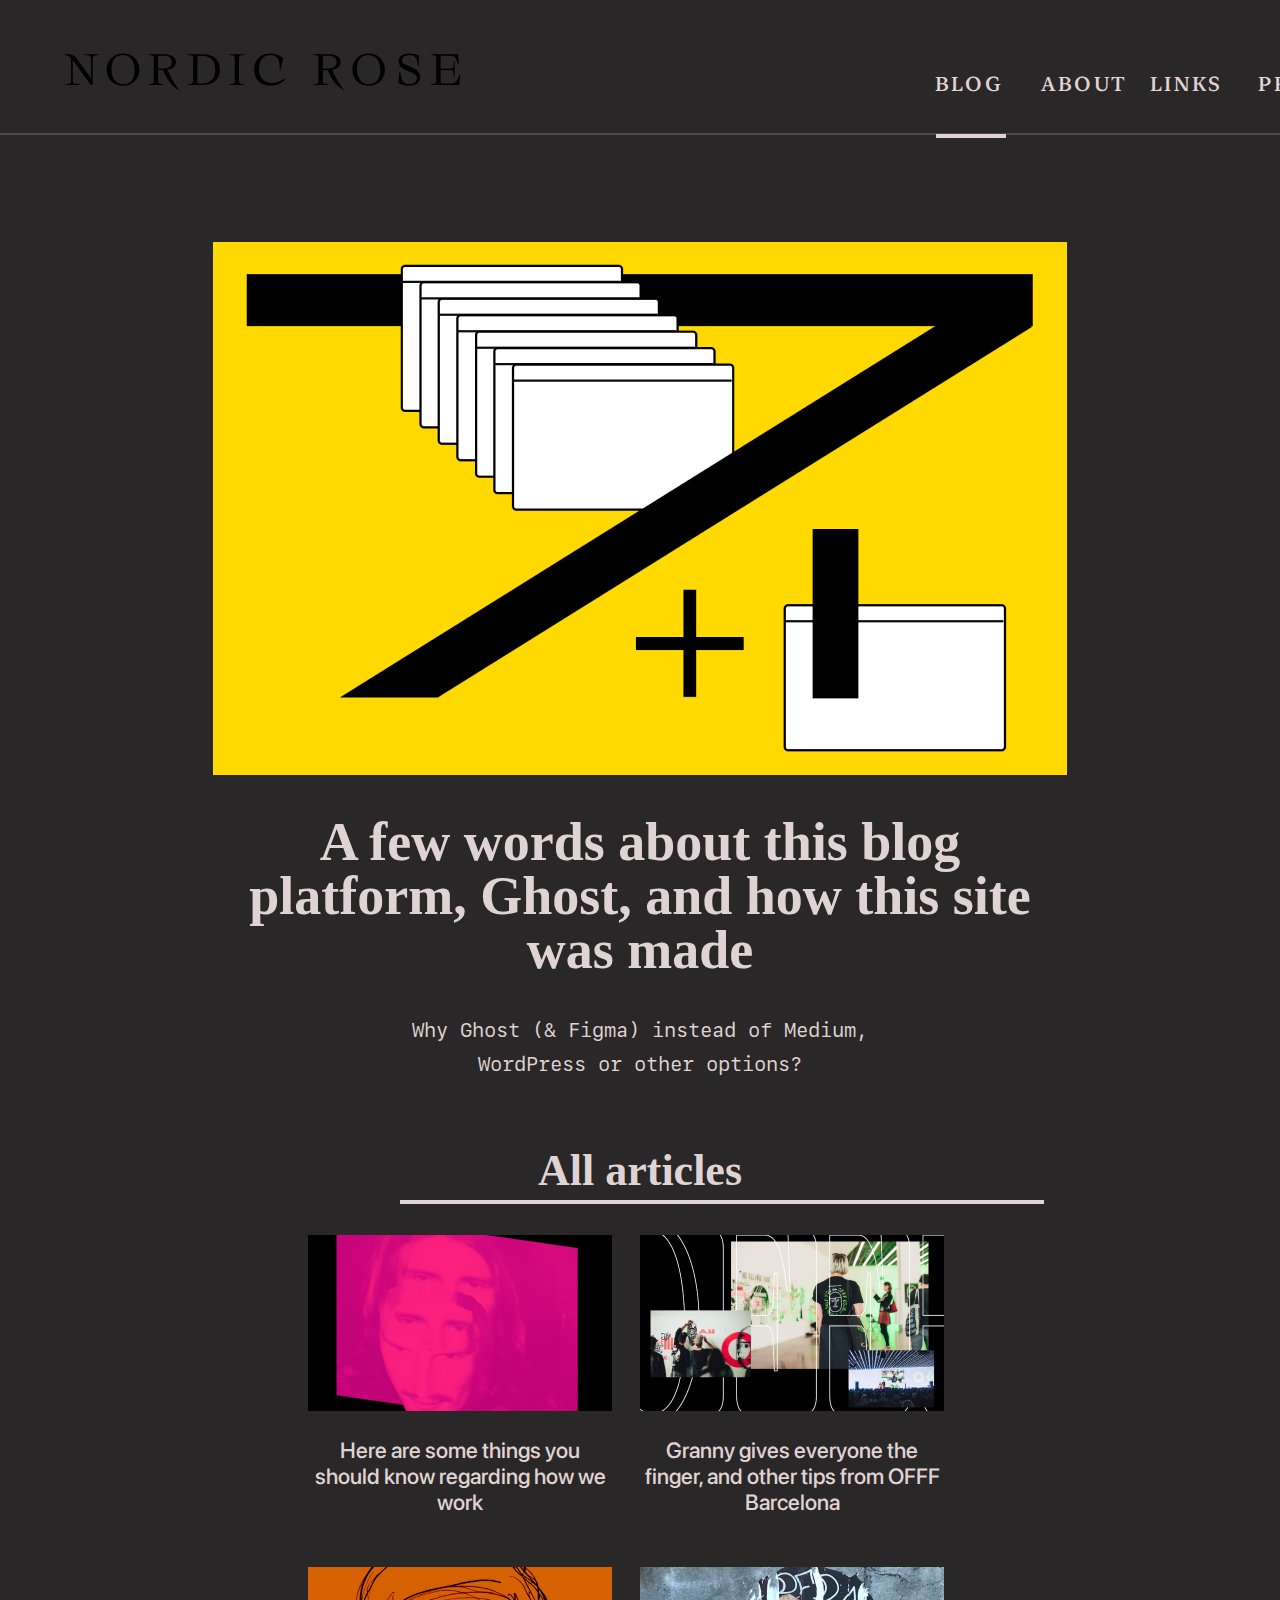
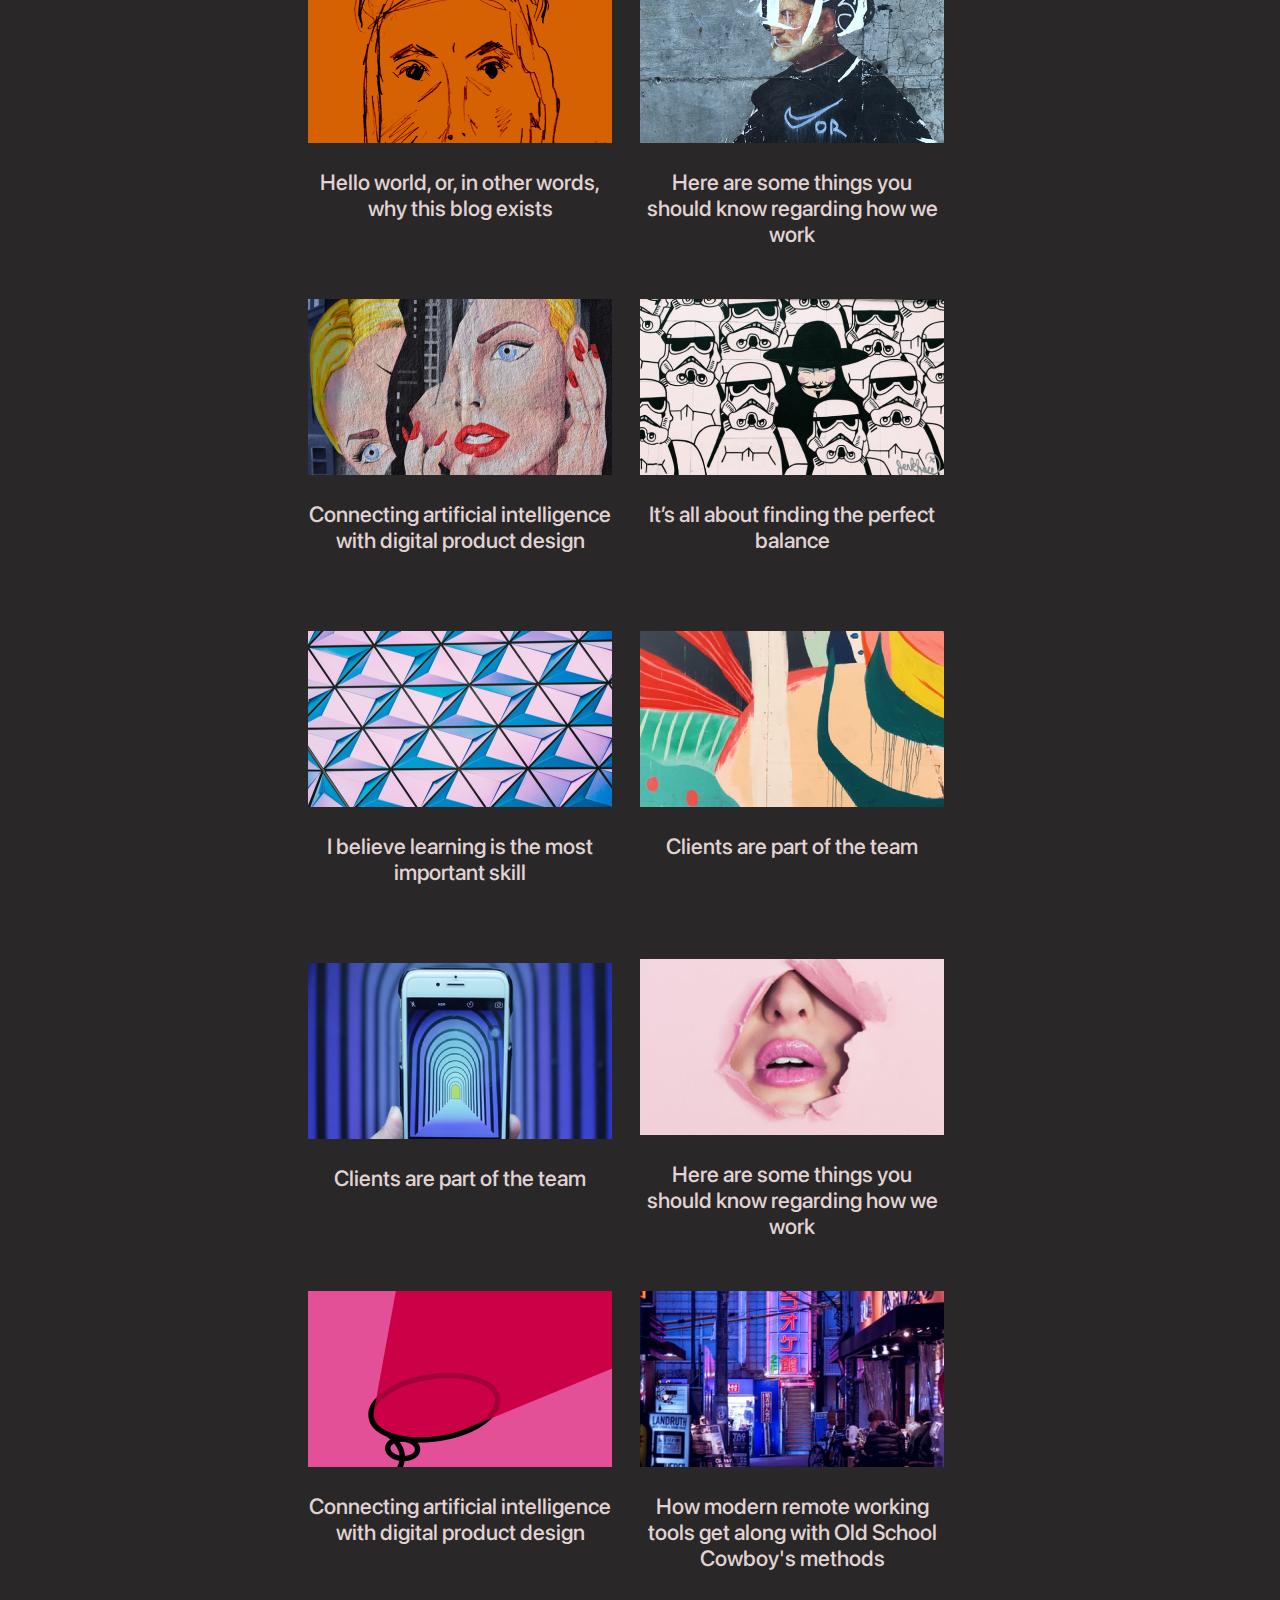
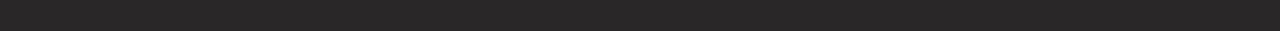
<file: dark_index.html>
<!DOCTYPE html>
<html>
<head>
  <meta charset="UTF-8">
  <title>Website</title>
  <link rel="stylesheet" type="text/css" href="css/main.css">
  <link rel="stylesheet" type="text/css" href="css/dark.css">
</head>
<body>
  <header class ="header">
    <div class="rectangle"></div>
    <div class="container">
      <span class="logo"><img src="images/NORDIC_ROSE.png" alt="Nording rose"></span>
      <div class="menu">
        <div class ="menu_item">
          Blog
        </div>
        <div class ="menu_item">
          About
        </div>
        <div class ="menu_item">
          Links
        </div>
        <div class ="menu_item">
          Projects
        </div>
      </div>
      <div class="line"></div>
    </div>
  </header>
  <div class="intro">
    <div class="intro_container">
      <div class="main_picture"><img src="images/image1.png" alt="Picture"></div>
      <h1 class="intro_title">
        A few words about this blog platform, Ghost, and how this site was made
      </h1>
      <h3 class="intro_subtitle">
        Why Ghost (& Figma) instead of Medium,<br> WordPress or other options?
      </h3>
    </div>
    <div class="line"></div>
  </div>
  <div class="articles">
    <h1 class="articles_title">
      All articles
    </h1>
    <div class="articles_inner">
      <div class="articles_column">
        <article class="articles_item">
          <div class="articles_image"><img src="images/image2.png" alt="Picture"></div>
          <p class="articles_text">
            Here are some things you should know regarding how we work 
          </p>
        </article>
        <article class="articles_item">
          <div class="articles_image"><img src="images/image4.png" alt="Picture"></div>
          <p class="articles_text">
            Hello world, or, in other words, why this blog exists
          </p>
        </article>
        <article class="articles_item">
          <div class="articles_image"><img src="images/image6.png" alt="Picture"></div>
          <p class="articles_text">
            Connecting artificial intelligence with digital product design
          </p>
        </article>
        <article class="articles_item">
          <div class="articles_image"><img src="images/image8.png" alt="Picture"></div>
          <p class="articles_text">
            I believe learning is the most important skill
          </p>
        </article>
        <article class="articles_item">
          <div class="articles_image"><img src="images/image11.png" alt="Picture"></div>
          <p class="articles_text">
            Clients are part of the team
          </p>
        </article>
        <article class="articles_item">
          <div class="articles_image"><img src="images/image12.png" alt="Picture"></div>
          <p class="articles_text">
            Connecting artificial intelligence with digital product design
          </p>
        </article>
      </div>
      <div class="articles_column">
        <article class="articles_item">
          <div class="articles_image"><img src="images/image3.png" alt="Picture"></div>
          <p class="articles_text">
            Granny gives everyone the finger, and other tips from OFFF Barcelona
          </p>
        </article>
        <article class="articles_item">
          <div class="articles_image"><img src="images/image5.png" alt="Picture"></div>
          <p class="articles_text">
            Here are some things you should know regarding how we work
          </p>
        </article>
        <article class="articles_item">
          <div class="articles_image"><img src="images/image7.png" alt="Picture"></div>
          <p class="articles_text">
            It’s all about finding the perfect balance
          </p>
        </article>
        <article class="articles_item">
          <div class="articles_image"><img src="images/image9.png" alt="Picture"></div>
          <p class="articles_text">
            Clients are part of the team
          </p>
        </article>
        <article class="articles_item">
          <div class="articles_image"><img src="images/image10.png" alt="Picture"></div>
          <p class="articles_text">
            Here are some things you should know regarding how we work
          </p>
        </article>
        <article class="articles_item">
          <div class="articles_image"><img src="images/image13.png" alt="Picture"></div>
          <p class="articles_text">
            How modern remote working tools get along with Old School Cowboy's methods
          </p>
        </article>
      </div>
    </div>
  </div>
</body>
</html>
</file>
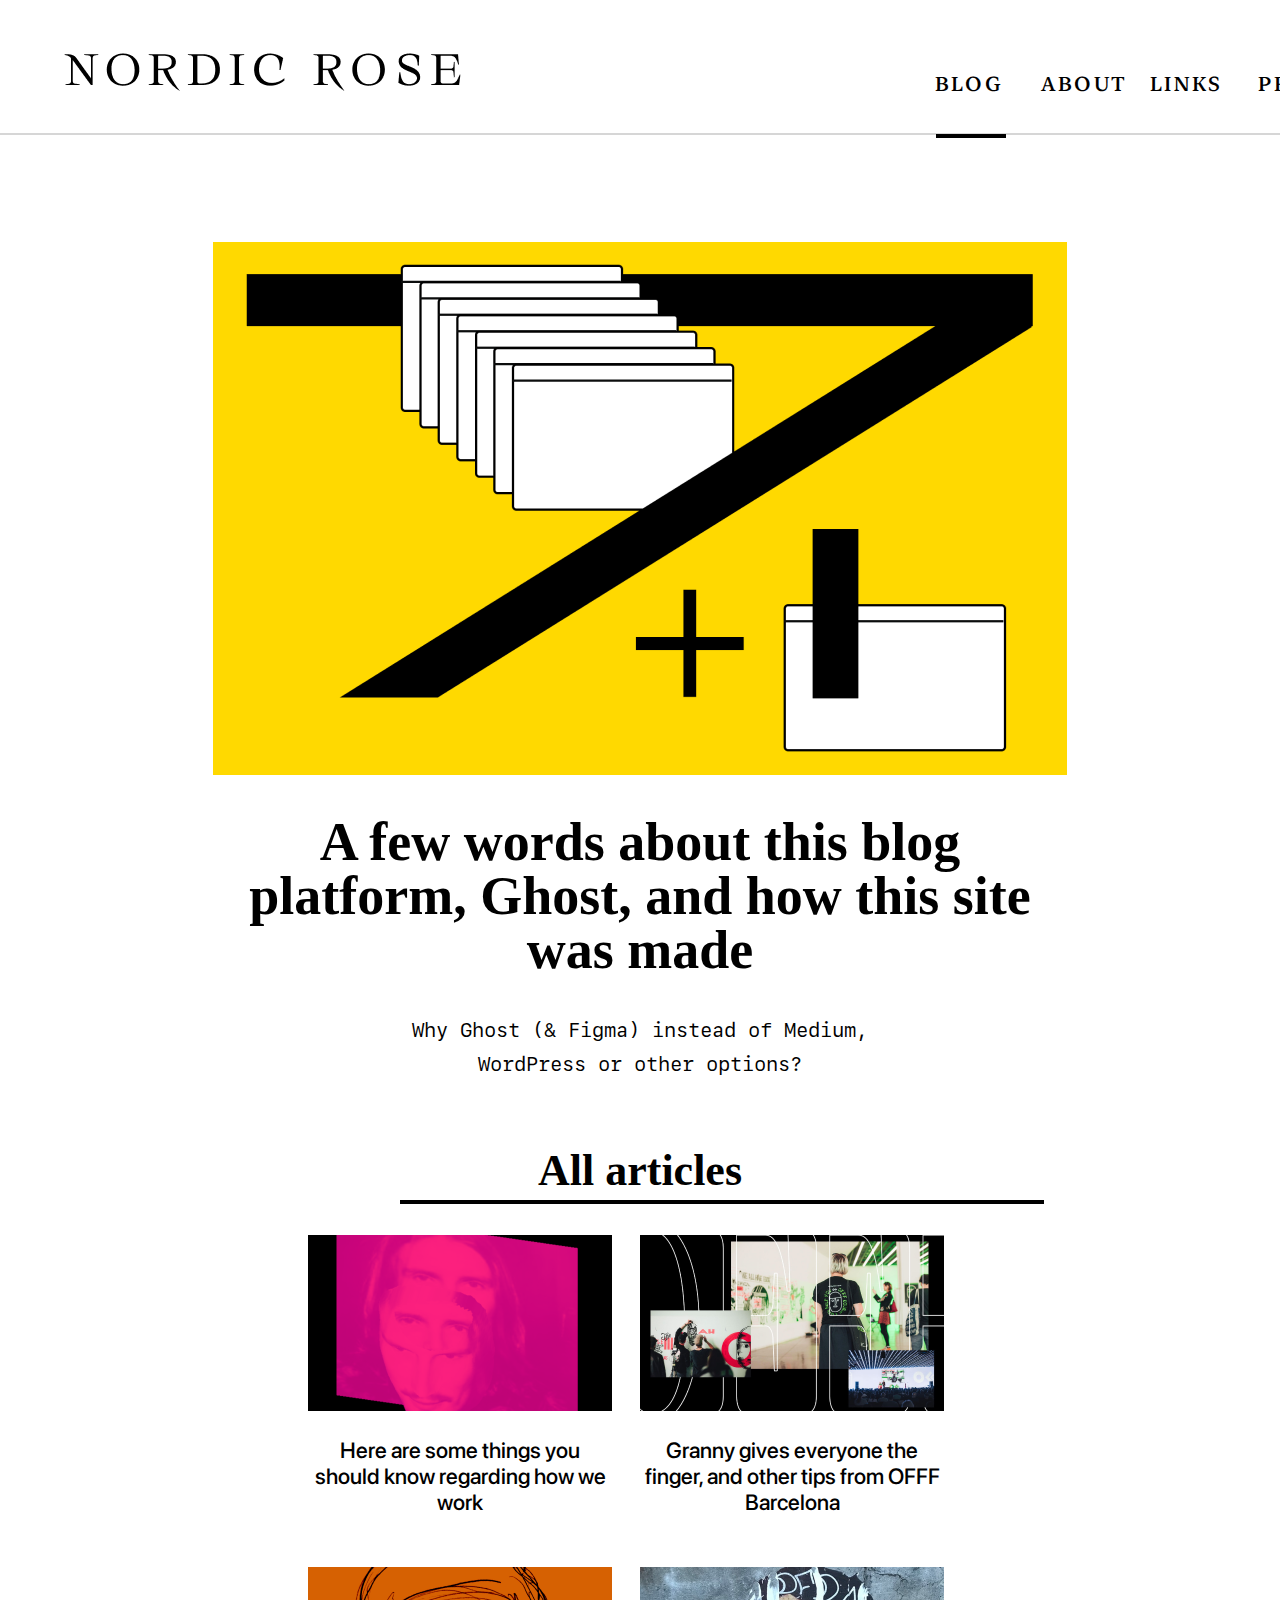
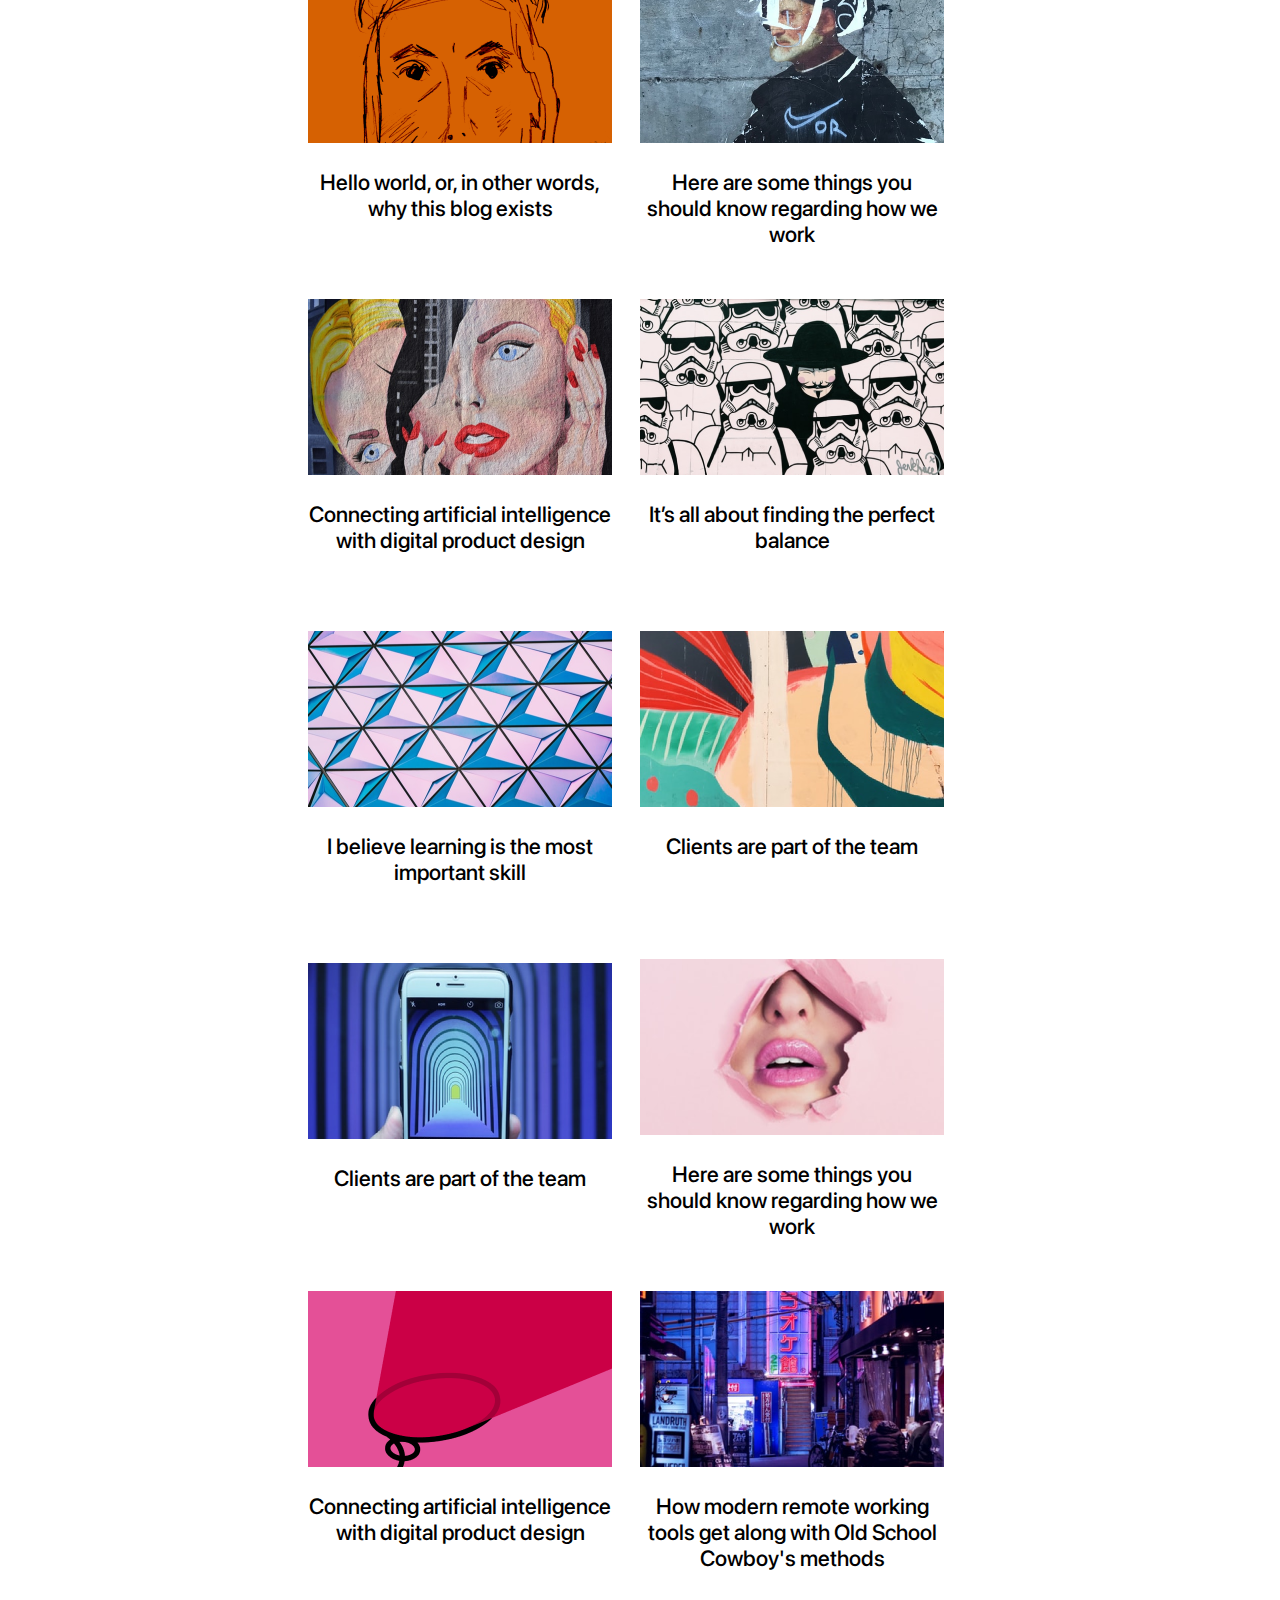
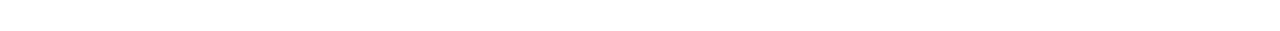
<file: index_light.html>
<!DOCTYPE html>
<html>
<head>
  <meta charset="UTF-8">
  <title>Website</title>
  <link rel="stylesheet" type="text/css" href="css/main.css">
  <link rel="stylesheet" type="text/css" href="css/light.css">
</head>
<body>
  <header class ="header">
    <div class="rectangle"></div>
    <div class="container">
      <span class="logo"><img src="images/NORDIC_ROSE.png" alt="Nording rose"></span>
      <div class="menu">
        <div class ="menu_item">
          Blog
        </div>
        <div class ="menu_item">
          About
        </div>
        <div class ="menu_item">
          Links
        </div>
        <div class ="menu_item">
          Projects
        </div>
      </div>
      <div class="line"></div>
    </div>
  </header>
  <div class="intro">
    <div class="intro_container">
      <div class="main_picture"><img src="images/image1.png" alt="Picture"></div>
      <h1 class="intro_title">
        A few words about this blog platform, Ghost, and how this site was made
      </h1>
      <h3 class="intro_subtitle">
        Why Ghost (& Figma) instead of Medium,<br> WordPress or other options?
      </h3>
    </div>
    <div class="line"></div>
  </div>
  <div class="articles">
    <h1 class="articles_title">
      All articles
    </h1>
    <div class="articles_inner">
      <div class="articles_column">
        <article class="articles_item">
          <div class="articles_image"><img src="images/image2.png" alt="Picture"></div>
          <p class="articles_text">
            Here are some things you should know regarding how we work 
          </p>
        </article>
        <article class="articles_item">
          <div class="articles_image"><img src="images/image4.png" alt="Picture"></div>
          <p class="articles_text">
            Hello world, or, in other words, why this blog exists
          </p>
        </article>
        <article class="articles_item">
          <div class="articles_image"><img src="images/image6.png" alt="Picture"></div>
          <p class="articles_text">
            Connecting artificial intelligence with digital product design
          </p>
        </article>
        <article class="articles_item">
          <div class="articles_image"><img src="images/image8.png" alt="Picture"></div>
          <p class="articles_text">
            I believe learning is the most important skill
          </p>
        </article>
        <article class="articles_item">
          <div class="articles_image"><img src="images/image11.png" alt="Picture"></div>
          <p class="articles_text">
            Clients are part of the team
          </p>
        </article>
        <article class="articles_item">
          <div class="articles_image"><img src="images/image12.png" alt="Picture"></div>
          <p class="articles_text">
            Connecting artificial intelligence with digital product design
          </p>
        </article>
      </div>
      <div class="articles_column">
        <article class="articles_item">
          <div class="articles_image"><img src="images/image3.png" alt="Picture"></div>
          <p class="articles_text">
            Granny gives everyone the finger, and other tips from OFFF Barcelona
          </p>
        </article>
        <article class="articles_item">
          <div class="articles_image"><img src="images/image5.png" alt="Picture"></div>
          <p class="articles_text">
            Here are some things you should know regarding how we work
          </p>
        </article>
        <article class="articles_item">
          <div class="articles_image"><img src="images/image7.png" alt="Picture"></div>
          <p class="articles_text">
            It’s all about finding the perfect balance
          </p>
        </article>
        <article class="articles_item">
          <div class="articles_image"><img src="images/image9.png" alt="Picture"></div>
          <p class="articles_text">
            Clients are part of the team
          </p>
        </article>
        <article class="articles_item">
          <div class="articles_image"><img src="images/image10.png" alt="Picture"></div>
          <p class="articles_text">
            Here are some things you should know regarding how we work
          </p>
        </article>
        <article class="articles_item">
          <div class="articles_image"><img src="images/image13.png" alt="Picture"></div>
          <p class="articles_text">
            How modern remote working tools get along with Old School Cowboy's methods
          </p>
        </article>
      </div>
    </div>
  </div>
</body>
</html>
</file>
<file: css/main.css>
@font-face {
  font-family: SF Mono;
  src: url(../fonts/SF-Mono.ttf);
}
@font-face {
  font-family: New York Small;
  src: url(../fonts/NewYorkSmall-Medium.otf);
}
@font-face {
  font-family: SF Pro Display;
  src: url(../fonts/SF-Pro-Display-Medium.otf);
}
.logo {
  position: absolute;
  width: 395.83px;
  height: 37.53px;
  left: 63.58px;
  top: 52.54px;
}
.menu {
  font-family: New York Small;
  font-style: normal;
  font-weight: 500;
  font-size: 20px;
  line-height: 170%;
  text-transform: uppercase;
  letter-spacing: 0.12em;
}
.menu_item {
  display: inline-block;
  margin: 0 15px;
  vertical-align: top;
  position: relative;
  width: 71px;
  height: 34px;
  left: 910px;
  top: 59px;
  text-align: center;
}
.menu_item:after {
  content: "";
  display: none;
  width: 100%;
  height: 2px;
  position: absolute;
  top: 100%;
  left: 0;
  margin-top: 41px;
}
.line {
  position: absolute;
  width: 66px;
  height: 0px;
  left: 936px;
  top: 134px;
}
.rectangle {
  position: absolute;
  width: 1440px;
  height: 133px;
  left: 0px;
  top: 0.1px;
}
.intro {
  display: flex;
  flex-direction: column;
  justify-content: center;
  width: 100%;
  margin-top: 200px;
  font-style: normal;
}
.intro_container {
  width: 100%;
  max-width: 858px;
  margin: 0 auto;
}
.main_picture {
  text-align: center;
}
.intro_title {
  text-align: center;
  font-family: New York Extra Large;
  font-weight: bold;
  font-size: 54px;
  line-height: 100%;
}
.intro_subtitle {
  font-family: SF Mono;
  font-weight: normal;
  font-size: 20px;
  line-height: 170%;
  text-align: center;
  max-width: 592px;
  max-height: 68px;
  margin: 0 auto;
}
.intro .line {
  position: absolute;
  width: 640px;
  height: 0px;
  left: 400px;
  top: 1200px;
}
.articles {
  margin: 64px auto 0;
}
.articles_title {
  font-family: New York Extra Large;
  margin: 0 auto 39px;
  text-align: center;
  font-size: 44px;
}
.articles_inner {
  display: flex;
  justify-content: center;
}
.articles_column {
  max-width: 304px;
  margin-right: 28px;
}
.articles_item {
  max-height: 232px;
  max-width: 304px;
  margin-bottom: 100px;
}
.articles_text {
  font-family: SF Pro Display;
  font-size: 22px;
  text-align: center;
}
.articles_image {
  margin-bottom: 20px;
}
</file>
<file: css/dark.css>
body {
  background-color: #292727;
  color: #e0d3d3;
}
.rectangle {
  box-shadow: 0px 2px 0px rgba(255, 255, 255, 0.16);
}
.line {
  border: 2px solid #e0d3d3;
}
</file>
<file: css/light.css>
.line {
  border: 2px solid #000000;
}
.menu_item {
  color: #000000;
}
.rectangle {
  background: #ffffff;
  box-shadow: 0px 2px 0px rgba(0, 0, 0, 0.16);
}
</file>
